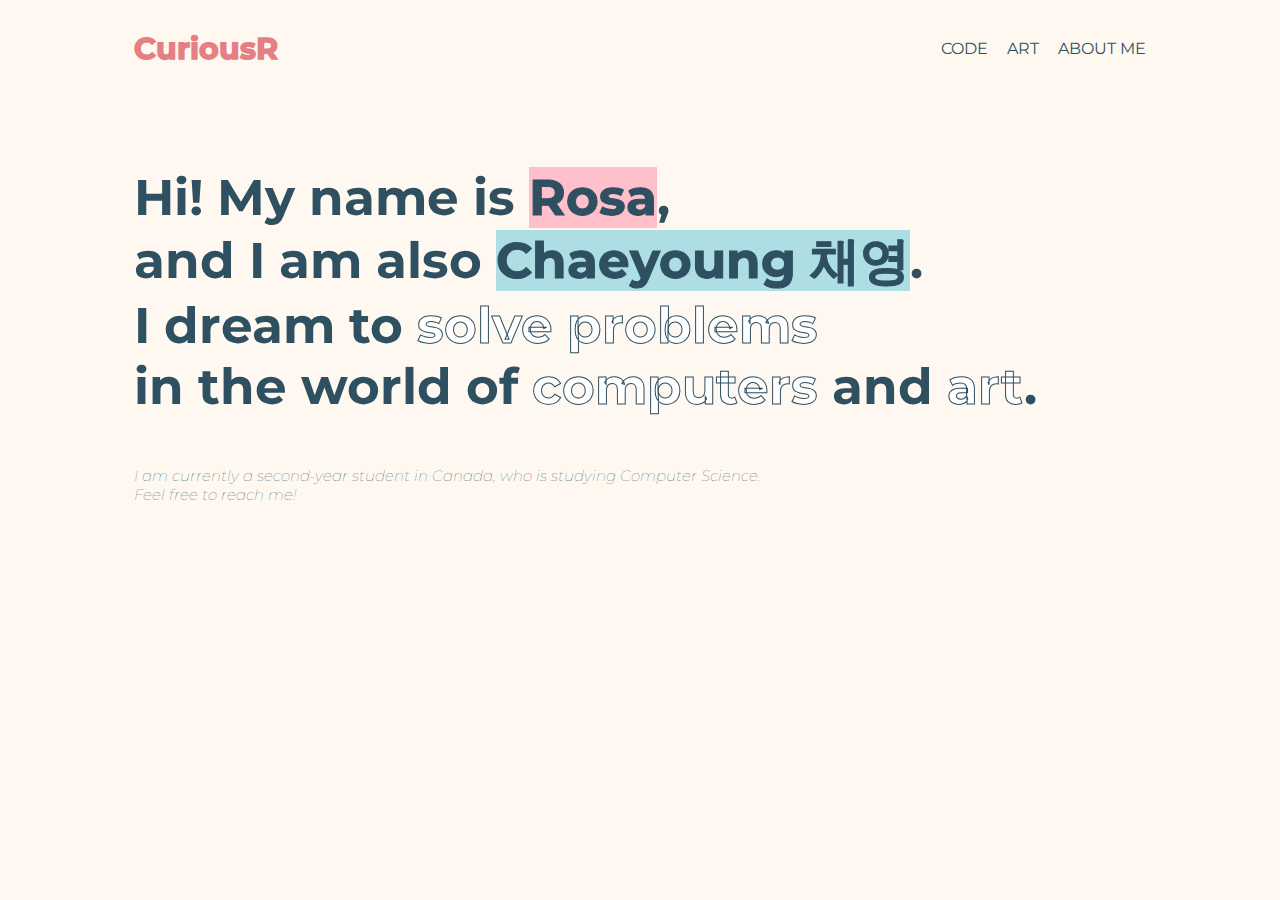
<file: index.html>
<!DOCTYPE html>
<html lang="en">
<html>

<head>
  <meta charset="utf-8">
  <meta name="viewport" content="width=device-width, initial-scale=1.0">

  <title>PORTFOLIO</title>

  <link rel="stylesheet" type="text/css" href="style.css">
  <link href="https://fonts.googleapis.com/css2?family=Montserrat:wght@500&display=swap" rel="stylesheet">

  <script src="https://code.jquery.com/jquery-3.5.1.min.js"></script>
  <script language="JavaScript" type="text/javascript" src="script.js"></script>
</head>

<body>

  <!--FRAME DIVISION-->
  <div class="frame">

    <!--NAVIGATOR BAR-->
    <nav class="navigator">

      <a class="site-name" href="index.html">CuriousR</a>
      <!-- <h3 class="site-name" href="index.html">CuriousR</h3> -->
      <ul>
        <li><a class="nav-menu" href="code.html">CODE</a></li>
        <li><a class="nav-menu" href="art.html">ART</a></li>
        <li><a class="nav-menu" href="info.html">ABOUT ME</a></li>
      </ul>

    </nav>

    <!--DASHBOARD DIVISION-->
    <div class="dashboard">

      <!--BIG COMMENT-->
      <h1 class="big-comment">Hi! My name is <a class="sample">Rosa</a>,<br>
        and I am also <a class="sample two">Chaeyoung 채영</a>. <br>
        I dream to <a class="highlight type1">solve problems </a><br>
        in the world of <a class="highlight type2">computers</a> and <a class="highlight type3">art</a>.</h1>

      <!--SMALL COMMENT-->
      <p class="small-comment">I am currently a second-year student in Canada, who is studying Computer Science.<br>
        Feel free to reach me!</p>

    </div>

    <!--FOOTER DIVISION-->
    <footer class="footer fade">

      <!--CONTACT DIVISION-->
      <h3 class="contact">REACH ME</h3>
      <div class>
        <a class="portfolio" href="./pdfs/rosa-jeon-portfolio.pdf" target="_blank"><img src="icon_pics/port.png"
            alt="PORTFOLIO" style="width:55px;height:55px;"></a>
        <a class="resume" href="./pdfs/ios_resume_ext.pdf" target="_blank"><img src="icon_pics/resume.png" alt="RESUME"
            style="width:55px;height:55px;"></a>
        <a class="linkedin" href="https://www.linkedin.com/in/rosa-jeon/" target="_blank"><img
            src="icon_pics/linkedin.png" alt="LINKEDIN" style="width:55px;height:55px;"></a>
        <a class="github" href="https://github.com/CuriousR82" target="_blank"><img src="icon_pics/gh.png" alt="GITHUB"
            style="width:55px;height:55px;"></a>
      </div>
      <p class="footer-comment"><br>Feel free to contact me!<br></p>
      <!--For citing the icon-maker, watch the 13th tutorial's 18:00-->

    </footer>

  </div>
</body>

</html>
</file>
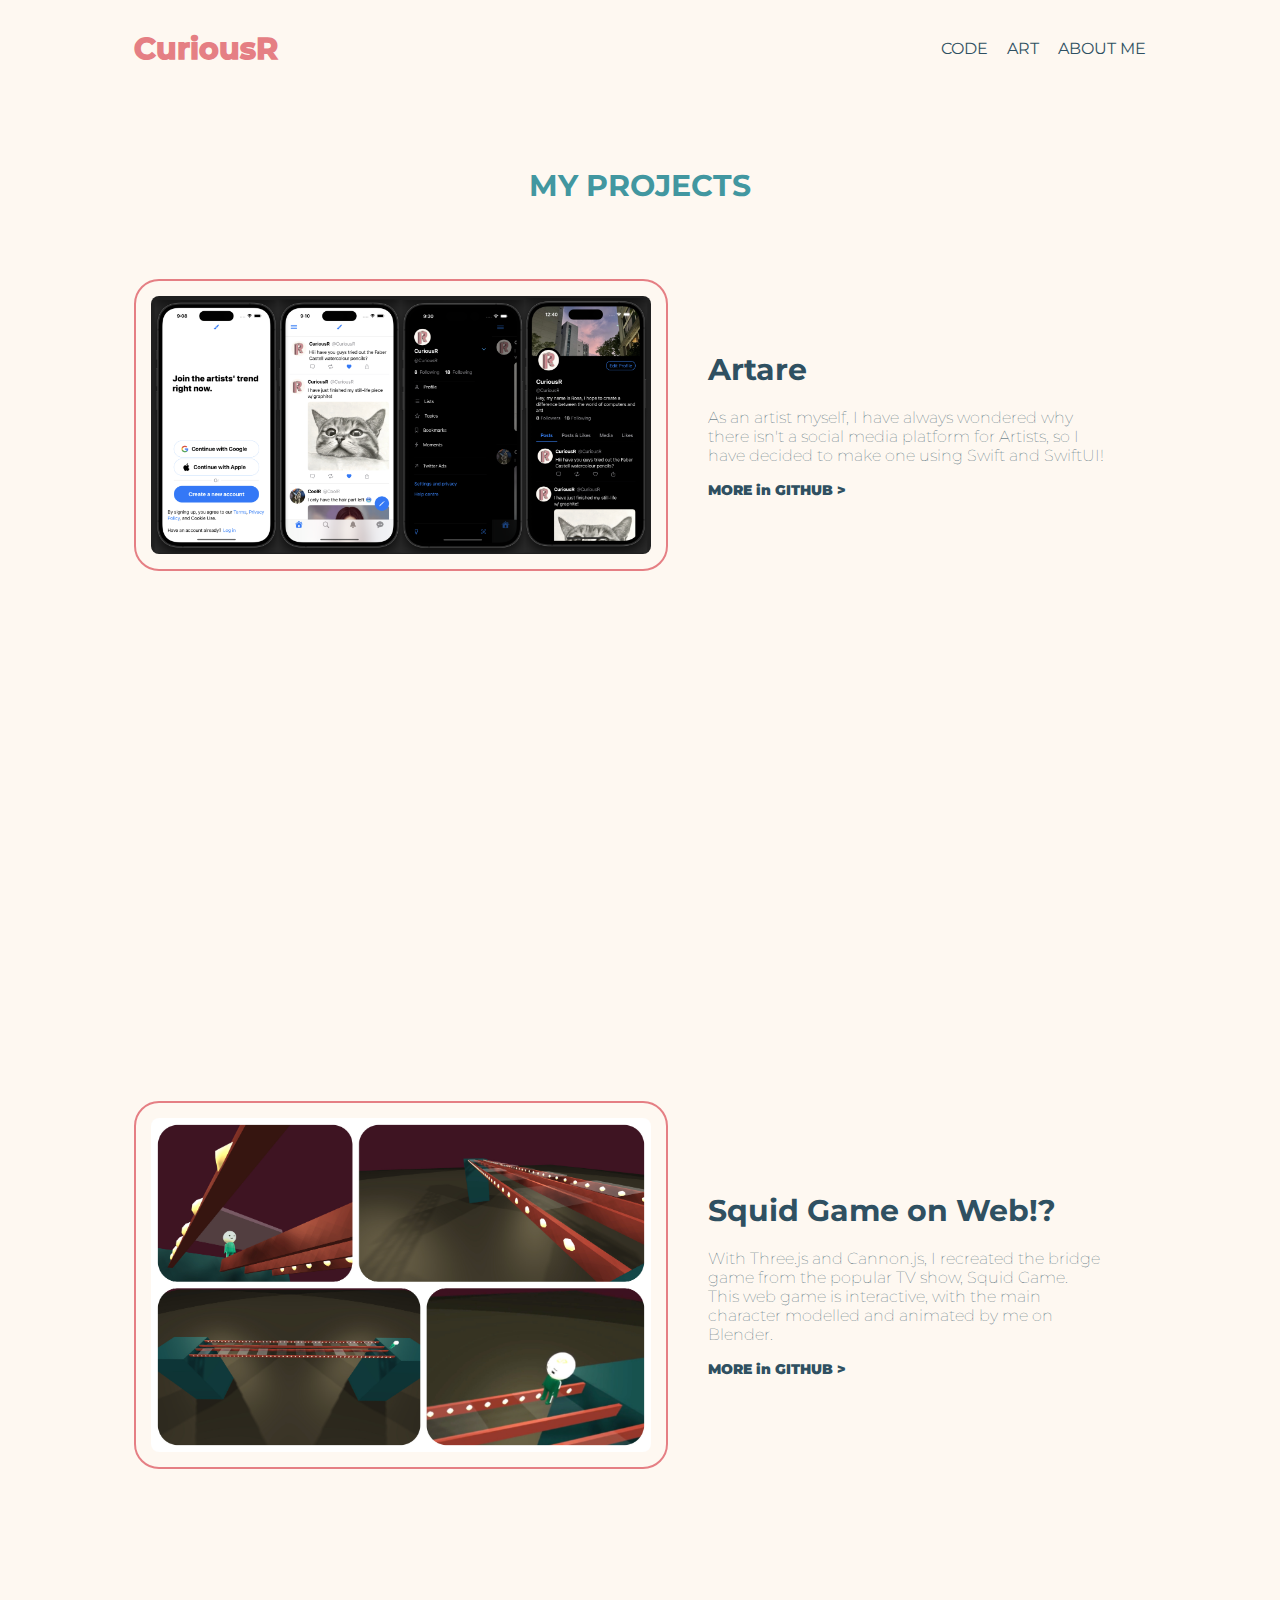
<file: code.html>
<!DOCTYPE html>
<html lang="en">
<html>

<head>
  <meta charset="utf-8">
  <meta name="viewport" content="width=device-width, initial-scale=1.0">

  <title>PORTFOLIO</title>

  <link rel="stylesheet" type="text/css" href="style.css">
  <link href="https://fonts.googleapis.com/css2?family=Montserrat:wght@500&display=swap" rel="stylesheet">

  <script src="https://code.jquery.com/jquery-3.5.1.min.js"></script>
  <script language="JavaScript" type="text/javascript" src="script.js"></script>
</head>

<body>

  <!--FRAME DIVISION-->
  <div class="frame">

    <!--NAVIGATOR BAR-->
    <nav class="navigator">

      <a class="site-name" href="index.html">CuriousR</a>
      <!-- <h3 class="site-name" href="index.html">CuriousR</h3> -->
      <ul>
        <li><a class="nav-menu" href="code.html">CODE</a></li>
        <li><a class="nav-menu" href="art.html">ART</a></li>
        <li><a class="nav-menu" href="info.html">ABOUT ME</a></li>
      </ul>

    </nav>

    <!--RECENT WORKS DIVISION-->


    <h5 class="recent-menu">MY PROJECTS</h5>

    <div class="recent-works">

      <div class="article">
        <img class="thumbnail thumb1" src="code_pics/artareThumb.png">
        <div class="article-info">
          <h3 class="article-name">Artare</h3>
          <p class="article-comment">As an artist myself, I have always wondered why there isn't a social media platform
            for Artists, so I have decided to make one using Swift and SwiftUI!
          </p>
          <a class="more" href="https://github.com/CuriousR82/Artare" target="_blank">MORE in GITHUB
            ></a>
        </div>
      </div>

      <div class="article artiBig fade">
        <div class="article-info">
          <h3 class="article-name">CuriousPolls</h3>
          <p class="article-comment">CuriousPolls is a Real-time Polls App created using Swift.<br>
            Aside from its poll function itself in the app, CuriousPolls also offers widgets for real-time poll updates
            on the home screen.
          </p>
          <a class="more" href="https://github.com/CuriousR82/CuriousPolls" target="_blank">MORE in GITHUB ></a>
        </div>
        <img class="thumbnail thumb2" src="code_pics/pollsThumb.png">
      </div>

      <div class="article artiSmall fade">
        <img class="thumbnail thumb2" src="code_pics/pollsThumb.png">
        <div class="article-info">
          <h3 class="article-name">CuriousPolls</h3>
          <p class="article-comment">CuriousPolls is a Real-time Polls App created using Swift.<br>
            Aside from its poll function itself in the app, CuriousPolls also offers widgets for real-time poll updates
            on the home screen.</p>
          <a class="more" href="https://github.com/CuriousR82/CuriousPolls" target="_blank">MORE in GITHUB ></a>
        </div>
      </div>

      <div class="article">
        <img class="thumbnail thumb1" src="code_pics/sgThumb.JPG">
        <div class="article-info">
          <h3 class="article-name">Squid Game on Web!?</h3>
          <p class="article-comment">With Three.js and Cannon.js, I recreated the bridge game from the popular TV show,
            Squid Game. <br>
            This web game is interactive, with the main character modelled and animated by me on Blender.</p>
          <a class="more" href="https://github.com/CuriousR82/Interactive-bridge-game" target="_blank">MORE in GITHUB
            ></a>
        </div>
      </div>

      <div class="article artiBig fade">
        <div class="article-info">
          <h3 class="article-name">My Portfolio</h3>
          <p class="article-comment">This website itself is coded by me!<br>
            It showcases my side projects, and art works. I have put a lot of effort in making it responsive, so please
            have a look in different sizes!</p>
          <a class="more" href="https://github.com/CuriousR82/Portfolio" target="_blank">MORE in GITHUB ></a>
        </div>
        <img class="thumbnail thumb2" src="code_pics/portThumb1.JPG">
      </div>

      <div class="article artiSmall fade">
        <img class="thumbnail thumb2" src="code_pics/portThumb1.JPG">
        <div class="article-info">
          <h3 class="article-name">My Portfolio Website</h3>
          <p class="article-comment">This website itself is coded by me!<br>
            It showcases my side projects, and art works. I have put a lot of effort in making it responsive, so please
            have a look in different sizes!</p>
          <a class="more" href="https://github.com/CuriousR82/Portfolio" target="_blank">MORE in GITHUB ></a>
        </div>
      </div>

      <!--FOOTER DIVISION-->
      <footer class="footer fade">

        <!--CONTACT DIVISION-->
        <h3 class="contact">REACH ME</h3>
        <div class>
          <a class="portfolio" href="./pdfs/rosa-jeon-portfolio.pdf" target="_blank"><img src="icon_pics/port.png"
              alt="PORTFOLIO" style="width:55px;height:55px;"></a>
          <a class="resume" href="./pdfs/ios_resume_ext.pdf" target="_blank"><img src="icon_pics/resume.png"
              alt="RESUME" style="width:55px;height:55px;"></a>
          <a class="linkedin" href="https://www.linkedin.com/in/rosa-jeon/" target="_blank"><img
              src="icon_pics/linkedin.png" alt="LINKEDIN" style="width:55px;height:55px;"></a>
          <a class="github" href="https://github.com/CuriousR82" target="_blank"><img src="icon_pics/gh.png"
              alt="GITHUB" style="width:55px;height:55px;"></a>
        </div>
        <p class="footer-comment"><br>Feel free to contact me!<br></p>
        <!--For citing the icon-maker, watch the 13th tutorial's 18:00-->

      </footer>

    </div>
</body>

</html>
</file>
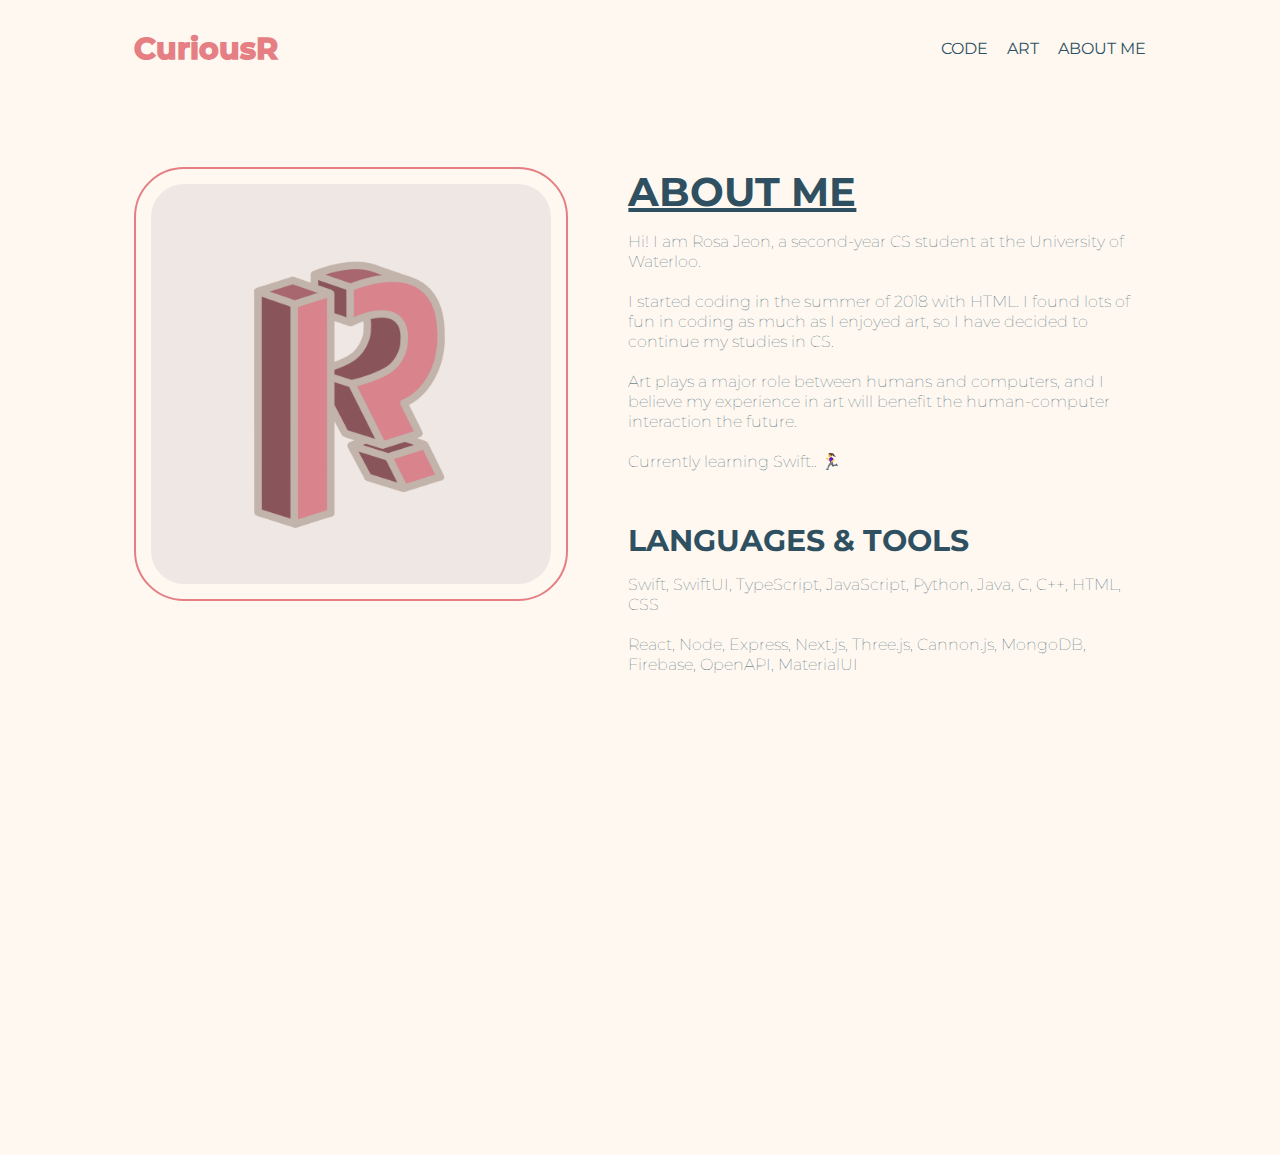
<file: info.html>
<!DOCTYPE html>
<html lang="en">
<html>

<head>
  <meta charset="utf-8">
  <meta name="viewport" content="width=device-width, initial-scale=1.0">

  <title>INFO</title>

  <link rel="stylesheet" type="text/css" href="style.css">
  <link href="https://fonts.googleapis.com/css2?family=Montserrat:wght@500&display=swap" rel="stylesheet">

  <script src="https://code.jquery.com/jquery-3.5.1.min.js"></script>
  <script language="JavaScript" type="text/javascript" src="script.js"></script>
</head>

<body>

  <!--FRAME DIVISION-->
  <div class="frame">

    <!--NAVIGATOR BAR-->
    <nav class="navigator">

      <a class="site-name" href="index.html">CuriousR</a>
      <!-- <h3 class="site-name" href="index.html">CuriousR</h3> -->
      <ul>
        <li><a class="nav-menu" href="code.html">CODE</a></li>
        <li><a class="nav-menu" href="art.html">ART</a></li>
        <li><a class="nav-menu" href="info.html">ABOUT ME</a></li>
      </ul>
    </nav>

    <!--&&&&&&FILL THIS SECTION&&&&&&-->
    <div class="profile-section">
      <!--PUT MY IMG. IN SRC-->
      <img class="profile-picture" src="art_pics/CuriousR_Logo.png">
      <div class="introduction">
        <h2 class="about-menu">ABOUT ME</h2>
        <p class="paragraph">
          Hi! I am Rosa Jeon, a second-year CS student at the University of Waterloo.<br><br>
          I started coding in the summer of 2018 with HTML. I found lots of fun in coding as much as I enjoyed art,
          so I have decided to continue my studies in CS.<br><br>
          Art plays a major role between humans and computers, and I believe my experience in art will benefit the
          human-computer interaction the future.
          <br><br>
          Currently learning Swift.. 🏃‍♀️
        </p>

        <h5 class="capability-menu">LANGUAGES & TOOLS</h5>
        <p class="paragraph">
          Swift, SwiftUI, TypeScript, JavaScript, Python, Java, C, C++, HTML, CSS<br><br>
          React, Node, Express, Next.js, Three.js, Cannon.js, MongoDB, Firebase, OpenAPI, MaterialUI</p>
      </div>

    </div>

    <!--FOOTER DIVISION-->
    <footer class="footer fade">

      <!--CONTACT DIVISION-->
      <h3 class="contact">REACH ME</h3>
      <div class>
        <a class="portfolio" href="./pdfs/rosa-jeon-portfolio.pdf" target="_blank"><img src="icon_pics/port.png"
            alt="PORTFOLIO" style="width:55px;height:55px;"></a>
        <a class="resume" href="./pdfs/ios_resume_ext.pdf" target="_blank"><img src="icon_pics/resume.png" alt="RESUME"
            style="width:55px;height:55px;"></a>
        <a class="linkedin" href="https://www.linkedin.com/in/rosa-jeon/" target="_blank"><img
            src="icon_pics/linkedin.png" alt="LINKEDIN" style="width:55px;height:55px;"></a>
        <a class="github" href="https://github.com/CuriousR82" target="_blank"><img src="icon_pics/gh.png" alt="GITHUB"
            style="width:55px;height:55px;"></a>
      </div>
      <p class="footer-comment"><br>Feel free to contact me!<br></p>
      <!--For citing the icon-maker, watch the 13th tutorial's 18:00-->

    </footer>
  </div>

</body>

</html>
</file>
<file: style.css>
/*BACKGROUND COLOR*/
body {
  /*background-color: #EFE7E3;*/
  background-color: #fef8f1;

  /*background-image: linear-gradient(#f9cfcf, #f5e7ec, #e8e5f1, #d2dae9, #d9cede);*/
  /*background-image: linear-gradient(#ffdfd8, #fae2e1, #d6dbe6, #d9cede);*/
}

.fade {
  opacity: 0;
}

/*FRAME*/
.frame {
  margin: 30px 10%;
  display: flex;
  flex-direction: column;
}

/* Made o.g. frame as %
@media only screen and (max-width: 600px){
  .frame{
    margin: 30px 30px;
  }
}
*/

/*NAVIGATION BAR*/
.navigator {
  display: flex;
  flex-direction: row;
  justify-content: space-between;
  align-items: center;
}

.site-name {
  margin: 0;
  font-family: 'Montserrat', sans-serif;
  font-weight: bolder;
  font-size: 30px;
  /*color: #a39890;*/
  color: #E57F84;
  -webkit-text-stroke: 1.5px #E57F84;
}

ul {
  margin: 0;
}

@media screen and (max-width: 600px) {
  ul {
    flex-direction: column;
    list-style-type: none;
    text-align: right;
  }
}

li {
  display: inline;
  margin: 0;
  margin-left: 15px;
}

.nav-menu {
  font-family: 'Montserrat', sans-serif;
  font-weight: 400;
  font-size: 16px;
}



a {
  color: #2F5061;
  text-decoration: none;
}

a:hover {
  color: white;
  transition: 0.3s;
}

/*ONLY "WORK" PAGE*/
/*DASHBOARD*/
.dashboard {
  display: flex;
  flex-direction: column;
  margin-top: 100px;
}

@media screen and (max-width: 940px) and (min-width: 600px) {
  .dashboard {
    margin-top: 75px;
  }
}

@media screen and (max-width: 600px) {
  .dashboard {
    margin-top: 50px;
  }
}

/*DASHBOARD'S BIG COMMENT*/
.big-comment {
  font-family: 'Montserrat', sans-serif;
  font-weight: 700;
  font-size: 50px;
  margin-top: 0px;
  color: #2F5061;
}

@media screen and (max-width: 940px) and (min-width: 600px) {
  .big-comment {
    font-size: 40px;
  }
}

@media screen and (max-width: 600px) {
  .big-comment {
    font-size: 27px;
  }
}

/*big comment's sample*/
.sample {
  background-color: pink;
  -webkit-text-stroke: 1px #2F5061;
}

.two {
  background-color: rgb(173, 222, 227);
}

.sample:hover {
  background-color: transparent;
  color: white;
  -webkit-text-stroke: 1px #2F5061;
  transition: none;
}

/*big comment's highlight*/
.highlight {
  color: white;
  -webkit-text-stroke: 1px #2F5061;
}

.highlight:hover {
  background-color: #ffc2cc;
  color: #2F5061;
  transition: none;
}

.type1:hover {
  background-color: rgb(184, 214, 0);
}

.type2:hover {
  background-color: skyblue;
}

.type3:hover {
  background-color: rgb(218, 153, 238);
}

/*DASHBOARD'S SMALL COMMENT*/
.small-comment {
  font-family: 'Montserrat', sans-serif;
  font-weight: 100;
  font-size: 15px;
  font-style: italic;
  color: #2F5061;
}

@media screen and (max-width: 940px) and (min-width: 600px) {
  .small-comment {
    font-size: 13.5px;
  }
}

@media screen and (max-width: 600px) {
  .small-comment {
    font-size: 12px;
  }
}

/*RECENT WORKS*/
.recent-menu {
  font-family: 'Montserrat', sans-serif;
  font-size: 30px;
  font-weight: 700;
  /*color: #a39890;*/
  color: #4297A0;
  /*to center text*/
  text-align: center;
  margin-top: 100px;
  margin-bottom: 75px;
}

@media screen and (max-width: 600px) {
  .recent-menu {
    font-size: 25px;
    margin-top: 75px;
    margin-bottom: 50px;
  }
}

/*FOOTER*/
.footer {
  display: flex;
  flex-direction: column;
  align-items: center;
  font-family: 'Montserrat', sans-serif;
  font-weight: 100;
  font-size: 15px;
  margin-bottom: 25px;
}

.footer div {
  display: flex;
  gap: 6px;
}

/*FOOTER'S CONTACT*/
.contact {
  font-family: 'Montserrat', sans-serif;
  font-weight: 100;
  font-size: 45px;
  color: #2F5061;
  -webkit-text-stroke: 2px #2F5061;
  margin-bottom: 20px;
  border-bottom: 2px solid #2F5061;
}

@media screen and (min-width: 940px) {
  .contact {
    margin-top: 100px;
  }
}

@media screen and (max-width: 600px) {
  .contact {
    font-size: 35px;
    -webkit-text-stroke: 1px #2F5061;
  }
}

@media screen and (min-width: 600px) {
  .discord {
    margin-left: 10px;
    margin-right: 10px;
  }
}

/*ONLY "INFO" PAGE*/
/*PROFILE*/
.profile-section {
  display: flex;
  flex-direction: row;
  justify-content: center;
  align-items: flex-start;
  margin-top: 100px;
  margin-bottom: 120px;
}

@media screen and (max-width: 940px) and (min-width: 600px) {
  .profile-section {
    margin-top: 75px;
    flex-direction: column;
    margin-bottom: 0px;
  }
}

@media screen and (max-width: 600px) {
  .profile-section {
    margin-top: 50px;
    flex-direction: column;
    margin-bottom: 0px;
  }
}

.profile-picture {
  width: 400px;
  margin-right: 60px;

  /*to add space between pic and border*/
  padding: 15px;
  /*to add a border*/
  border: 2px solid #E57F84;
  /*#a39890*/
  /*to make the picture's edge round (high px=rounder)*/
  border-radius: 50px;
}

@media screen and (min-width: 600px) and (max-width: 940px) {
  .profile-picture {
    margin-left: auto;
    margin-right: auto;
    width: 300px;

    /*to add space between pic and border*/
    padding: 12.5px;
  }
}

@media screen and (max-width: 600px) {
  .profile-picture {
    margin-left: auto;
    margin-right: auto;
    justify-items: center;
    width: 200px;
    margin-bottom: 25px;

    /*to add space between pic and border*/
    padding: 10px;
  }
}

.about-menu {
  margin: 0px;
  font-family: 'Montserrat', sans-serif;
  font-size: 40px;
  text-decoration: underline;
  color: #2F5061;
}

@media screen and (min-width: 600px) and (max-width: 940px) {
  .about-menu {
    margin-top: 30px;
    font-size: 35px;
  }
}

@media screen and (max-width: 600px) {
  .about-menu {
    margin-top: 20px;
    font-size: 30px;
  }
}

.paragraph {
  font-family: 'Montserrat', sans-serif;
  font-weight: 100;
  font-size: 16px;
  line-height: 20px;
  color: #2F5061;
}

@media screen and (max-width: 600px) {
  .paragraph {
    font-size: 15px;
  }
}

.capability-menu {
  margin: 0px;
  font-family: 'Montserrat', sans-serif;
  font-size: 30px;
  margin-bottom: 0px;
  margin-top: 50px;
  color: #2F5061;
}

@media screen and (min-width: 600px) and (max-width: 940px) {
  .capability-menu {
    font-size: 30px;
  }
}

@media screen and (max-width: 600px) {
  .capability-menu {
    font-size: 25px;
    margin-top: 60px;
  }
}

.capability {
  font-family: 'Montserrat', sens-serif;
  font-weight: 400;
  font-size: 20px;
  font-style: italic;
  margin-top: 20px;
  margin-bottom: 0px;
  /*to space spaces of points*/
  line-height: 30px;
  color: #2F5061;
}

@media screen and (min-width: 600px) and (max-width: 940px) {
  .capability {
    margin-top: 17.5px;
    font-size: 18px;
    margin-bottom: 80px;
  }
}

@media screen and (max-width: 600px) {
  .capability {
    margin-top: 15px;
    font-size: 16px;
    /*to space spaces of points*/
    line-height: 25px;
    margin-bottom: 80px;
  }
}


/*FOOTER COMMENT*/
.footer-comment {
  margin-top: 0px;
  text-align: center;
  color: #2F5061;
}

/*RECENT WORKS*/
.recent-works {
  display: flex;
  flex-direction: column;
}

.article {
  display: flex;
  flex-direction: row;
  margin-bottom: 120px;
  justify-content: center;
  align-items: center;
}

@media screen and (max-width: 940px) {
  .article {
    flex-direction: column;
    margin-bottom: 60px;
  }
}

@media screen and (min-width: 940px) {
  .article {
    flex-direction: row;
    margin-bottom: 120px;
  }
}

/*small screen*/
@media screen and (max-width: 940px) {
  .artiBig {
    display: none;
  }
}

@media screen and (max-width: 940px) {
  .artiSmall {
    display: flex;
  }
}

/*big screen*/
@media screen and (min-width: 940px) {
  .artiBig {
    display: flex;
  }
}

@media screen and (min-width: 940px) {
  .artiSmall {
    display: none;
  }
}

.thumbnail {
  width: 500px;

  /*to add space between pic and border*/
  padding: 15px;
  /*to add a border*/
  border: 2px solid #E57F84;
  /*to make the picture's edge round (high px=rounder)*/
  border-radius: 25px;
}

@media screen and (max-width: 940px) and (min-width: 600px) {
  .thumbnail {
    padding: 10px;
    border-radius: 40px;
  }
}

@media screen and (max-width: 600px) {
  .thumbnail {
    width: 325px;
    padding: 5px;
  }
}

.article-info {
  margin: 0px 40px;
}

@media screen and (max-width: 940px) {
  .article-info {
    margin: 30px 10px;
  }
}

.article-name {
  font-family: 'Montserrat', sans-serif;
  color: #2F5061;
  font-size: 30px;
  margin-top: 0px;
  margin-bottom: 20px;
}

@media screen and (max-width: 600px) {
  .article-name {
    font-size: 20px;
    margin-bottom: 0px;
  }
}

.article-comment {
  font-family: 'Montserrat', sans-serif;
  font-size: 16px;
  font-weight: 100;
  color: #2F5061;
}

@media screen and (max-width: 600px) {
  .article-comment {
    font-size: 14px;
  }
}

.more {
  width: content;
  height: content;
  font-family: 'Montserrat', sans-serif;
  font-size: 14px;
  font-weight: 1000;
  background-color: transparent;
  border: none;
  outline: none;
  padding: 0px;
}
</file>
